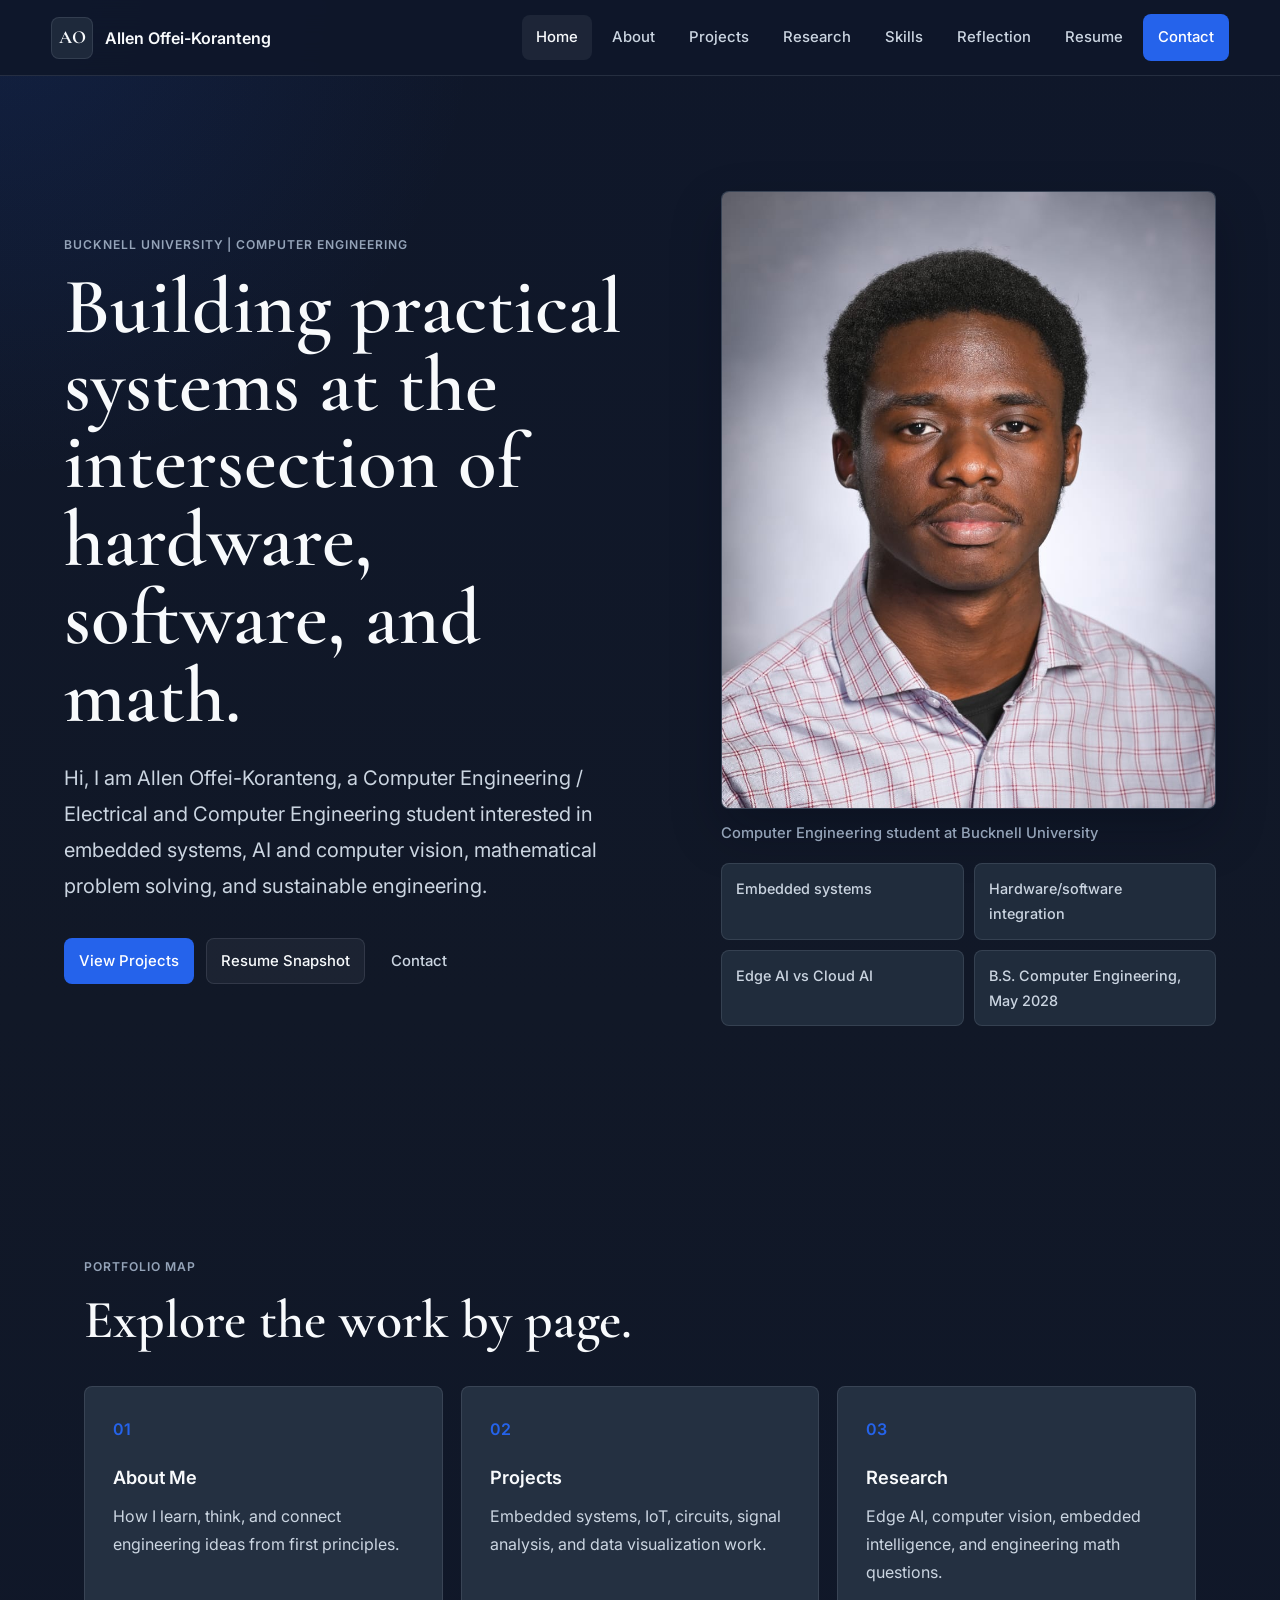
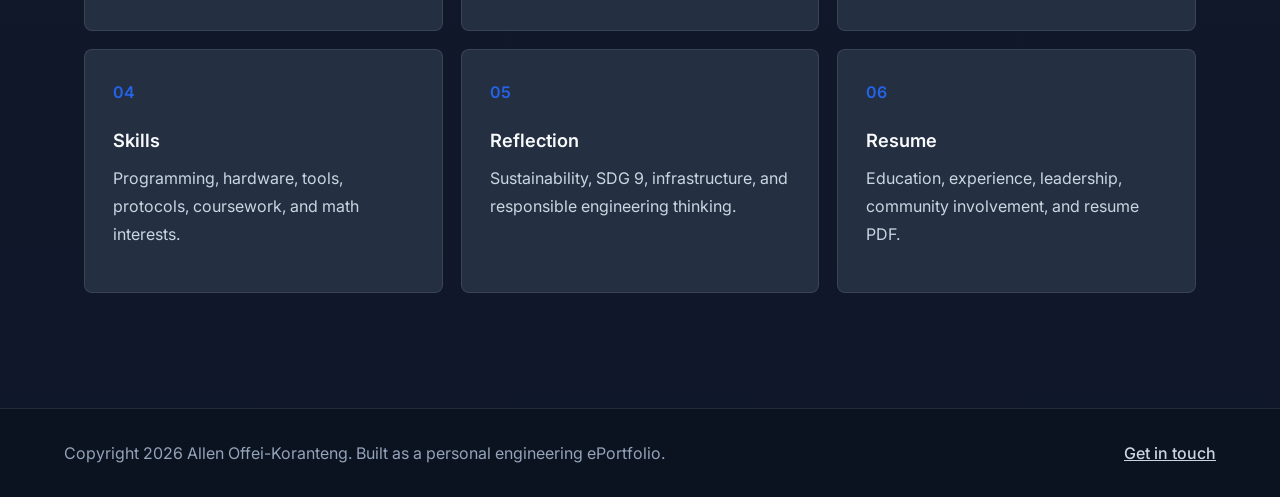
<file: index.html>
<!DOCTYPE html>
<html lang="en">
  <head>
    <meta charset="UTF-8" />
    <meta name="viewport" content="width=device-width, initial-scale=1.0" />
    <title>Allen Offei-Koranteng | Engineering ePortfolio</title>
    <meta
      name="description"
      content="Engineering ePortfolio for Allen Offei-Koranteng, a Bucknell University Computer Engineering student focused on embedded systems, AI, hardware/software integration, math, and sustainability."
    />
    <link rel="stylesheet" href="styles.css" />
  </head>
  <body>
    <header class="site-header">
      <a class="brand" href="index.html" aria-label="Allen Offei-Koranteng home">
        <span class="brand-mark">AO</span>
        <span>Allen Offei-Koranteng</span>
      </a>
      <button class="nav-toggle" type="button" aria-label="Open navigation menu" aria-expanded="false" aria-controls="site-nav">
        <span></span><span></span><span></span>
      </button>
      <nav class="site-nav" id="site-nav">
        <a class="active" href="index.html">Home</a>
        <a href="about.html">About</a>
        <a href="projects.html">Projects</a>
        <a href="research.html">Research</a>
        <a href="skills.html">Skills</a>
        <a href="reflection.html">Reflection</a>
        <a href="resume.html">Resume</a>
        <a class="nav-cta" href="contact.html">Contact</a>
      </nav>
    </header>

    <main>
      <section class="hero section-band">
        <div class="hero-copy">
          <p class="eyebrow">Bucknell University | Computer Engineering</p>
          <h1>Building practical systems at the intersection of hardware, software, and math.</h1>
          <p class="hero-lede">
            Hi, I am Allen Offei-Koranteng, a Computer Engineering / Electrical and Computer
            Engineering student interested in embedded systems, AI and computer vision,
            mathematical problem solving, and sustainable engineering.
          </p>
          <div class="hero-actions">
            <a class="button primary" href="projects.html">View Projects</a>
            <a class="button secondary" href="resume.html">Resume Snapshot</a>
            <a class="button ghost" href="contact.html">Contact</a>
          </div>
        </div>

        <aside class="engineering-panel" aria-label="Engineering focus summary">
          <figure class="home-photo-card">
            <img
              src="[data-uri]"
              alt="Headshot of Allen Offei-Koranteng"
            />
            <figcaption>Computer Engineering student at Bucknell University</figcaption>
          </figure>
          <div class="signal-list">
            <span>Embedded systems</span>
            <span>Hardware/software integration</span>
            <span>Edge AI vs Cloud AI</span>
            <span>B.S. Computer Engineering, May 2028</span>
          </div>
        </aside>
      </section>

      <section class="section">
        <div class="section-heading">
          <p class="eyebrow">Portfolio Map</p>
          <h2>Explore the work by page.</h2>
        </div>
        <div class="portal-grid">
          <a class="portal-card" href="about.html">
            <span>01</span>
            <h3>About Me</h3>
            <p>How I learn, think, and connect engineering ideas from first principles.</p>
          </a>
          <a class="portal-card" href="projects.html">
            <span>02</span>
            <h3>Projects</h3>
            <p>Embedded systems, IoT, circuits, signal analysis, and data visualization work.</p>
          </a>
          <a class="portal-card" href="research.html">
            <span>03</span>
            <h3>Research</h3>
            <p>Edge AI, computer vision, embedded intelligence, and engineering math questions.</p>
          </a>
          <a class="portal-card" href="skills.html">
            <span>04</span>
            <h3>Skills</h3>
            <p>Programming, hardware, tools, protocols, coursework, and math interests.</p>
          </a>
          <a class="portal-card" href="reflection.html">
            <span>05</span>
            <h3>Reflection</h3>
            <p>Sustainability, SDG 9, infrastructure, and responsible engineering thinking.</p>
          </a>
          <a class="portal-card" href="resume.html">
            <span>06</span>
            <h3>Resume</h3>
            <p>Education, experience, leadership, community involvement, and resume PDF.</p>
          </a>
        </div>
      </section>
    </main>

    <footer class="site-footer">
      <p>Copyright 2026 Allen Offei-Koranteng. Built as a personal engineering ePortfolio.</p>
      <a href="contact.html">Get in touch</a>
    </footer>

    <script src="script.js"></script>
  </body>
</html>
</file>
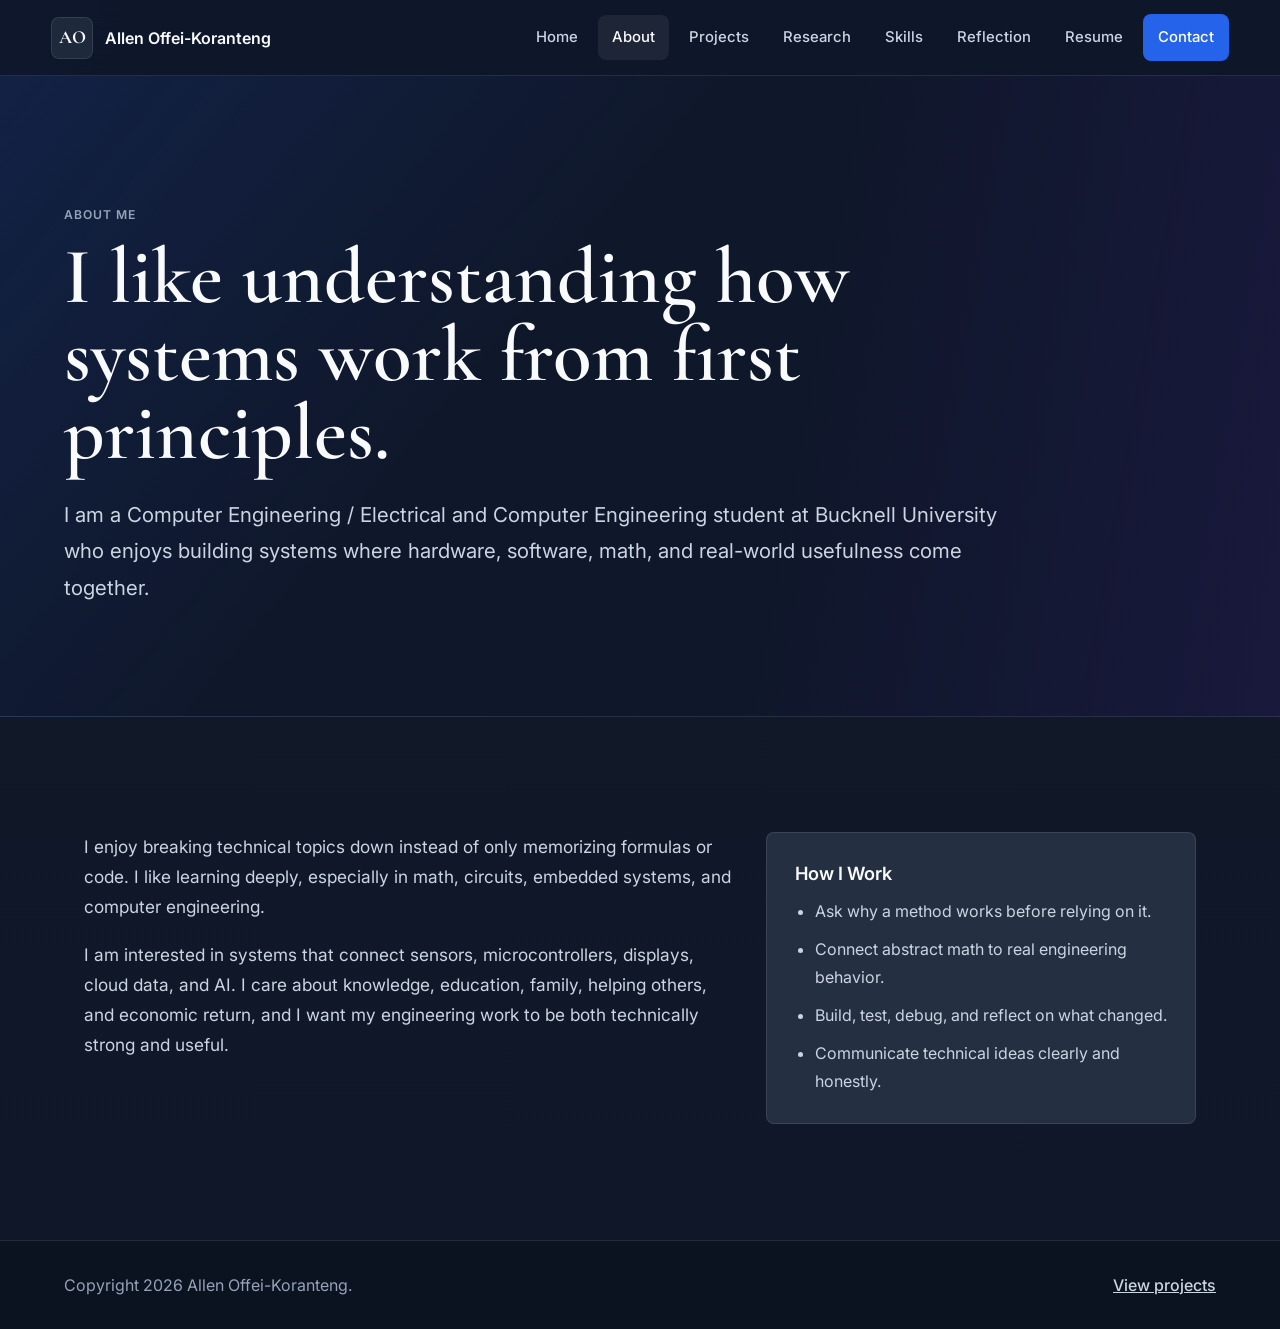
<file: about.html>
<!DOCTYPE html>
<html lang="en">
  <head>
    <meta charset="UTF-8" />
    <meta name="viewport" content="width=device-width, initial-scale=1.0" />
    <title>About | Allen Offei-Koranteng</title>
    <link rel="stylesheet" href="styles.css" />
  </head>
  <body>
    <header class="site-header">
      <a class="brand" href="index.html"><span class="brand-mark">AO</span><span>Allen Offei-Koranteng</span></a>
      <button class="nav-toggle" type="button" aria-label="Open navigation menu" aria-expanded="false" aria-controls="site-nav"><span></span><span></span><span></span></button>
      <nav class="site-nav" id="site-nav">
        <a href="index.html">Home</a><a class="active" href="about.html">About</a><a href="projects.html">Projects</a><a href="research.html">Research</a><a href="skills.html">Skills</a><a href="reflection.html">Reflection</a><a href="resume.html">Resume</a><a class="nav-cta" href="contact.html">Contact</a>
      </nav>
    </header>
    <main>
      <section class="page-hero">
        <p class="eyebrow">About Me</p>
        <h1>I like understanding how systems work from first principles.</h1>
        <p>I am a Computer Engineering / Electrical and Computer Engineering student at Bucknell University who enjoys building systems where hardware, software, math, and real-world usefulness come together.</p>
      </section>
      <section class="section">
        <div class="about-layout">
          <div class="about-copy">
            <p>I enjoy breaking technical topics down instead of only memorizing formulas or code. I like learning deeply, especially in math, circuits, embedded systems, and computer engineering.</p>
            <p>I am interested in systems that connect sensors, microcontrollers, displays, cloud data, and AI. I care about knowledge, education, family, helping others, and economic return, and I want my engineering work to be both technically strong and useful.</p>
          </div>
          <div class="principles">
            <h3>How I Work</h3>
            <ul>
              <li>Ask why a method works before relying on it.</li>
              <li>Connect abstract math to real engineering behavior.</li>
              <li>Build, test, debug, and reflect on what changed.</li>
              <li>Communicate technical ideas clearly and honestly.</li>
            </ul>
          </div>
        </div>
      </section>
    </main>
    <footer class="site-footer"><p>Copyright 2026 Allen Offei-Koranteng.</p><a href="projects.html">View projects</a></footer>
    <script src="script.js"></script>
  </body>
</html>
</file>
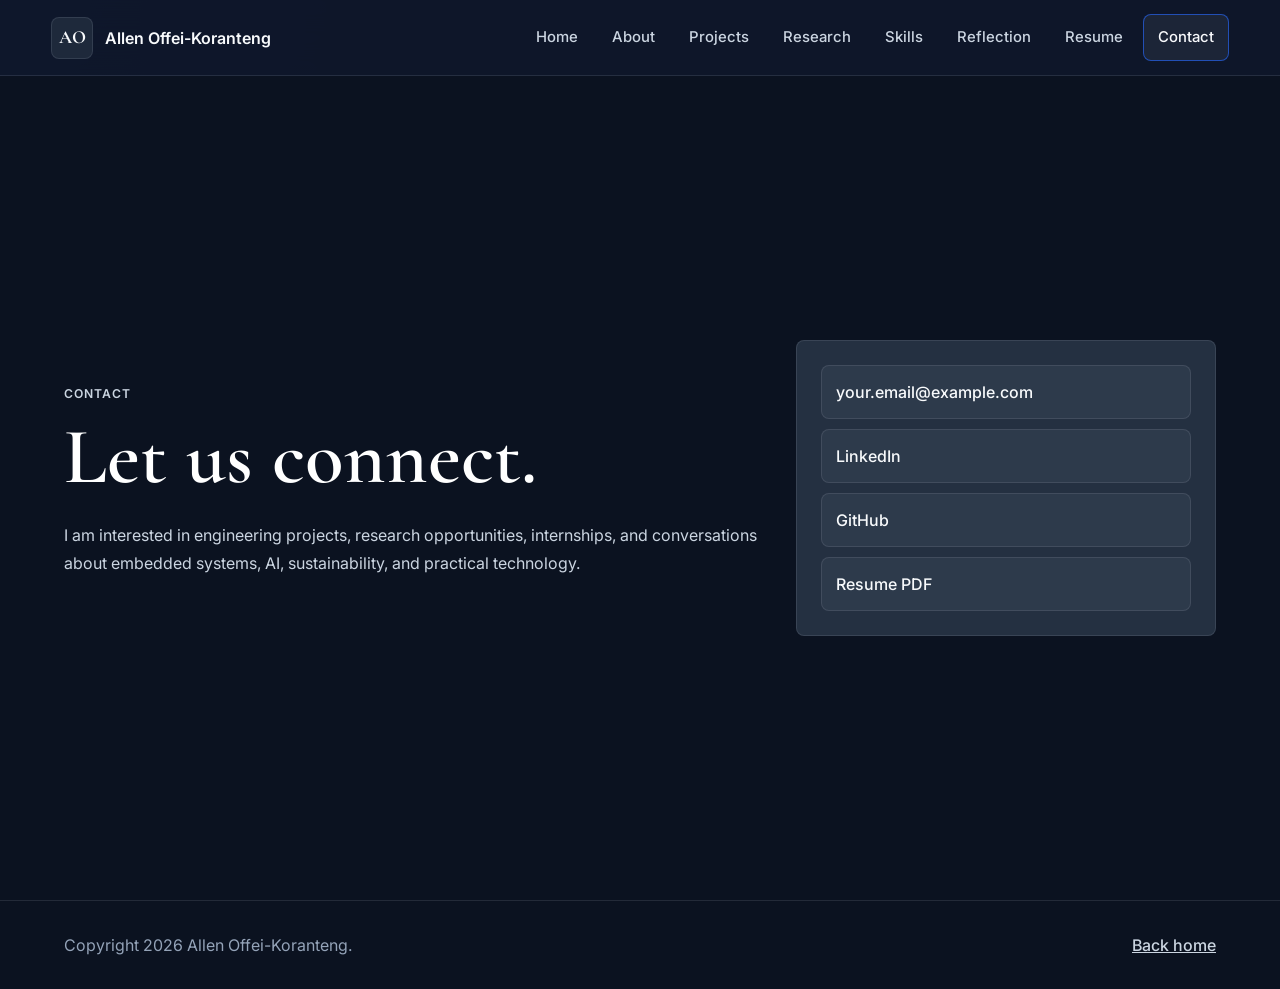
<file: contact.html>
<!DOCTYPE html>
<html lang="en">
  <head><meta charset="UTF-8" /><meta name="viewport" content="width=device-width, initial-scale=1.0" /><title>Contact | Allen Offei-Koranteng</title><link rel="stylesheet" href="styles.css" /></head>
  <body>
    <header class="site-header"><a class="brand" href="index.html"><span class="brand-mark">AO</span><span>Allen Offei-Koranteng</span></a><button class="nav-toggle" type="button" aria-label="Open navigation menu" aria-expanded="false" aria-controls="site-nav"><span></span><span></span><span></span></button><nav class="site-nav" id="site-nav"><a href="index.html">Home</a><a href="about.html">About</a><a href="projects.html">Projects</a><a href="research.html">Research</a><a href="skills.html">Skills</a><a href="reflection.html">Reflection</a><a href="resume.html">Resume</a><a class="nav-cta active" href="contact.html">Contact</a></nav></header>
    <main><section class="contact-section contact-page"><div><p class="eyebrow">Contact</p><h1>Let us connect.</h1><p>I am interested in engineering projects, research opportunities, internships, and conversations about embedded systems, AI, sustainability, and practical technology.</p></div><div class="contact-links"><a href="mailto:your.email@example.com">your.email@example.com</a><a href="https://www.linkedin.com/in/allen-offei-koranteng-84b84a323" target="_blank" rel="noreferrer">LinkedIn</a><a href="https://github.com/arok001-ux" target="_blank" rel="noreferrer">GitHub</a><a href="assets/Allen-Offei-Koranteng-Resume.pdf" target="_blank" data-resume-link>Resume PDF</a></div></section></main>
    <footer class="site-footer"><p>Copyright 2026 Allen Offei-Koranteng.</p><a href="index.html">Back home</a></footer><script src="script.js"></script>
  </body>
</html>
</file>
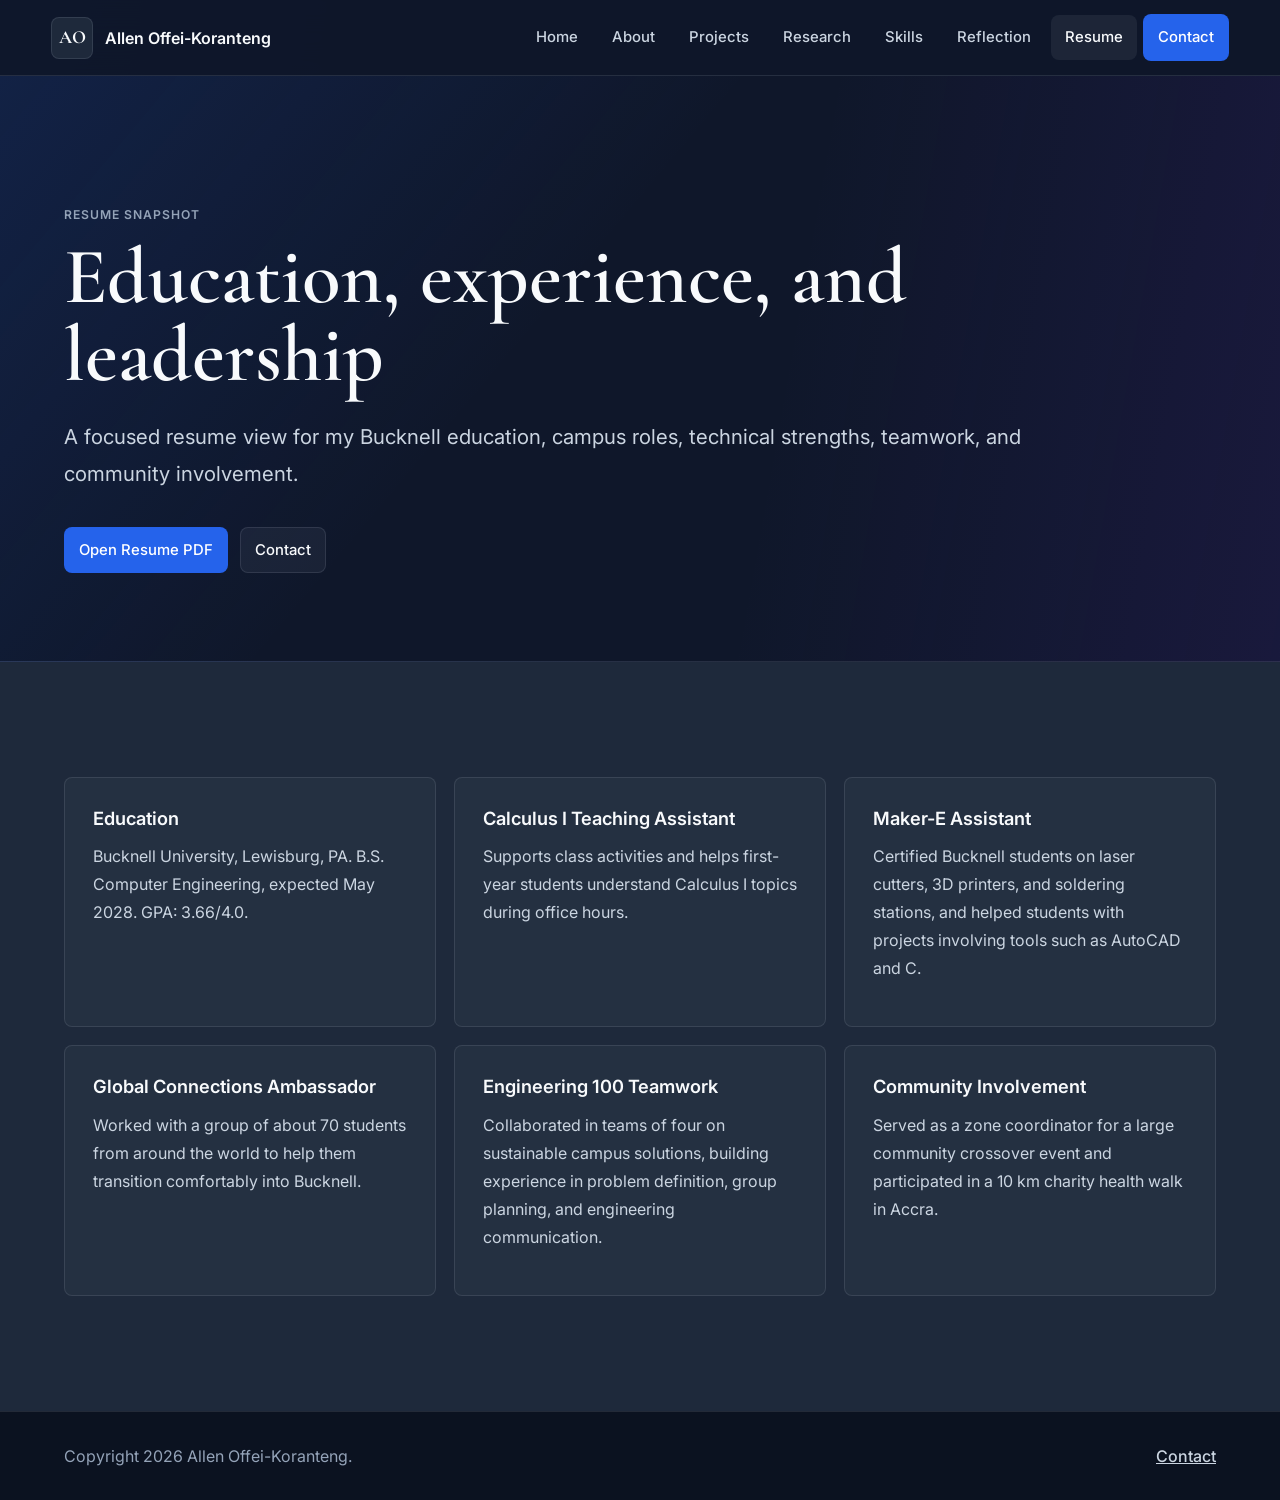
<file: resume.html>
<!DOCTYPE html>
<html lang="en">
  <head><meta charset="UTF-8" /><meta name="viewport" content="width=device-width, initial-scale=1.0" /><title>Resume | Allen Offei-Koranteng</title><link rel="stylesheet" href="styles.css" /></head>
  <body>
    <header class="site-header"><a class="brand" href="index.html"><span class="brand-mark">AO</span><span>Allen Offei-Koranteng</span></a><button class="nav-toggle" type="button" aria-label="Open navigation menu" aria-expanded="false" aria-controls="site-nav"><span></span><span></span><span></span></button><nav class="site-nav" id="site-nav"><a href="index.html">Home</a><a href="about.html">About</a><a href="projects.html">Projects</a><a href="research.html">Research</a><a href="skills.html">Skills</a><a href="reflection.html">Reflection</a><a class="active" href="resume.html">Resume</a><a class="nav-cta" href="contact.html">Contact</a></nav></header>
    <main><section class="page-hero"><p class="eyebrow">Resume Snapshot</p><h1>Education, experience, and leadership</h1><p>A focused resume view for my Bucknell education, campus roles, technical strengths, teamwork, and community involvement.</p><div class="hero-actions"><a class="button primary" href="assets/Allen-Offei-Koranteng-Resume.pdf" target="_blank" data-resume-link>Open Resume PDF</a><a class="button secondary" href="contact.html">Contact</a></div></section><section class="section muted"><div class="resume-grid"><article><h3>Education</h3><p>Bucknell University, Lewisburg, PA. B.S. Computer Engineering, expected May 2028. GPA: 3.66/4.0.</p></article><article><h3>Calculus I Teaching Assistant</h3><p>Supports class activities and helps first-year students understand Calculus I topics during office hours.</p></article><article><h3>Maker-E Assistant</h3><p>Certified Bucknell students on laser cutters, 3D printers, and soldering stations, and helped students with projects involving tools such as AutoCAD and C.</p></article><article><h3>Global Connections Ambassador</h3><p>Worked with a group of about 70 students from around the world to help them transition comfortably into Bucknell.</p></article><article><h3>Engineering 100 Teamwork</h3><p>Collaborated in teams of four on sustainable campus solutions, building experience in problem definition, group planning, and engineering communication.</p></article><article><h3>Community Involvement</h3><p>Served as a zone coordinator for a large community crossover event and participated in a 10 km charity health walk in Accra.</p></article></div></section></main>
    <footer class="site-footer"><p>Copyright 2026 Allen Offei-Koranteng.</p><a href="contact.html">Contact</a></footer><script src="script.js"></script>
  </body>
</html>
</file>
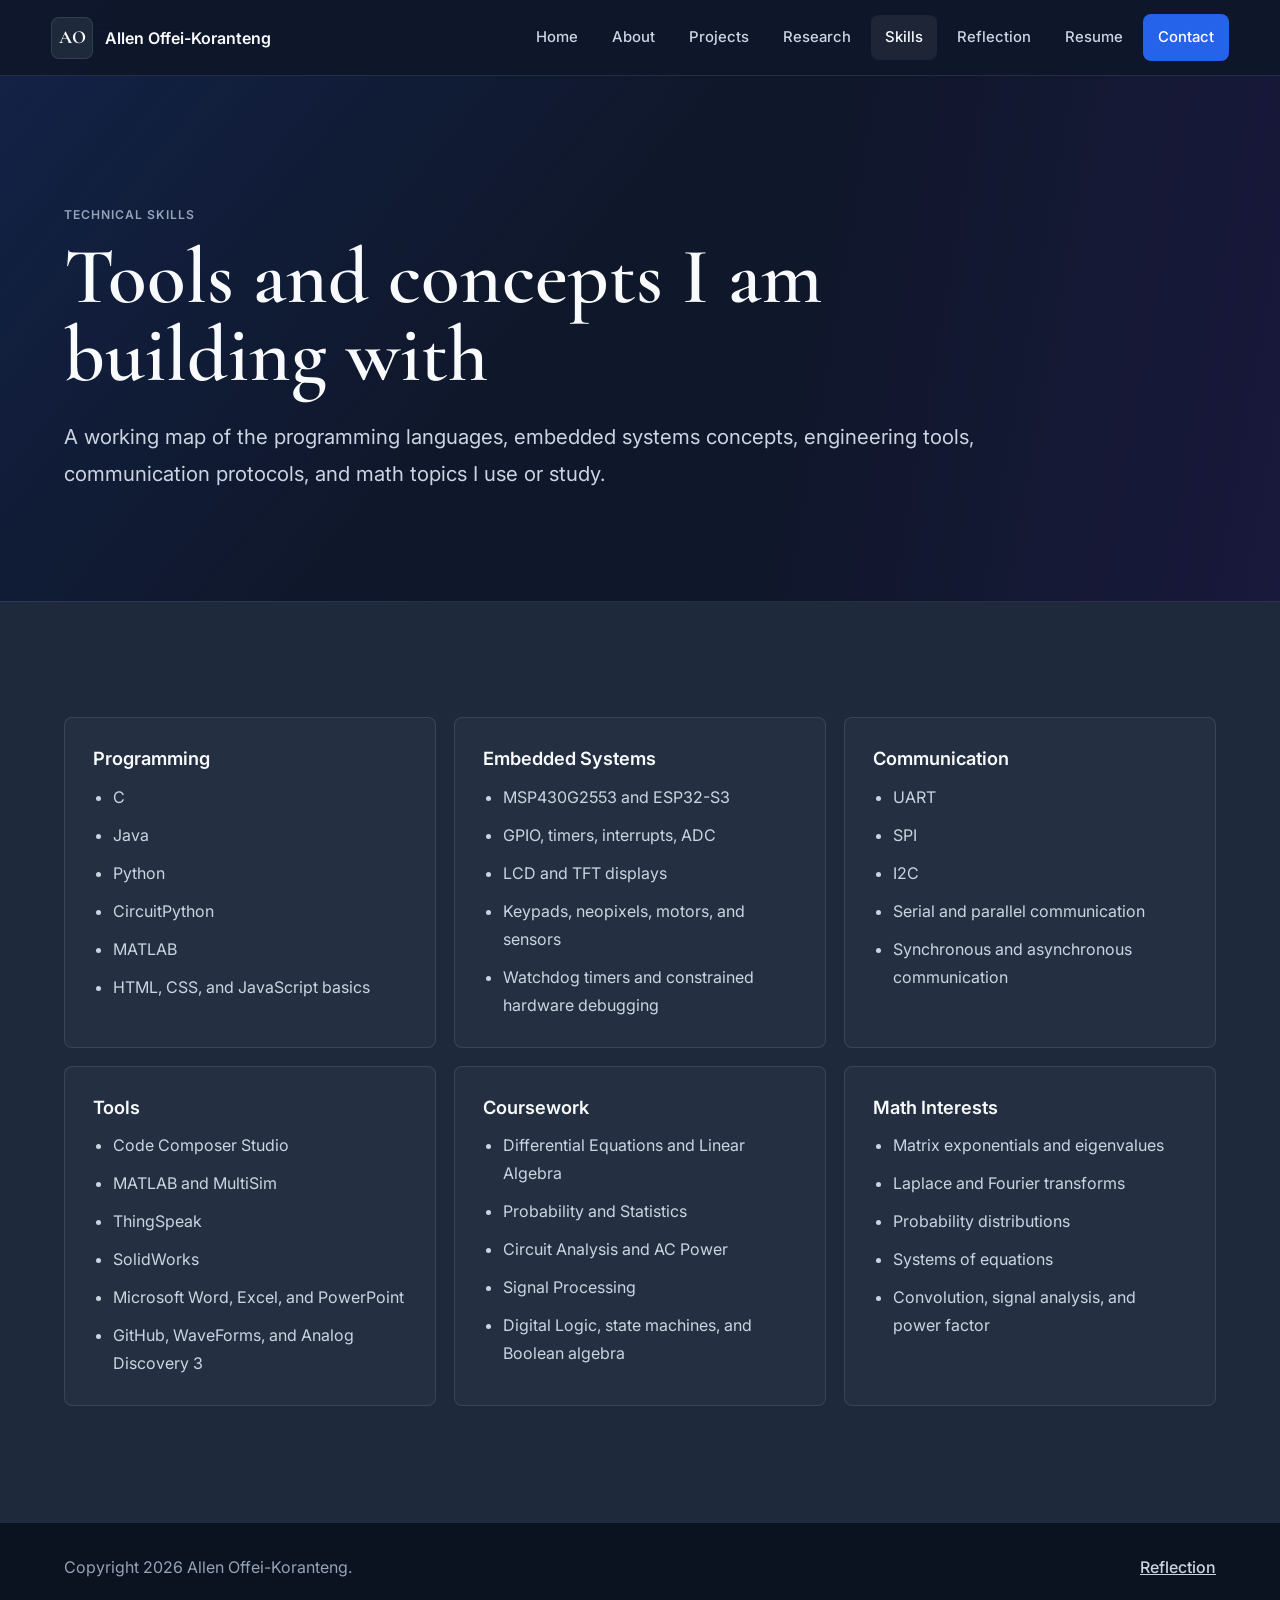
<file: skills.html>
<!DOCTYPE html>
<html lang="en">
  <head><meta charset="UTF-8" /><meta name="viewport" content="width=device-width, initial-scale=1.0" /><title>Skills | Allen Offei-Koranteng</title><link rel="stylesheet" href="styles.css" /></head>
  <body>
    <header class="site-header"><a class="brand" href="index.html"><span class="brand-mark">AO</span><span>Allen Offei-Koranteng</span></a><button class="nav-toggle" type="button" aria-label="Open navigation menu" aria-expanded="false" aria-controls="site-nav"><span></span><span></span><span></span></button><nav class="site-nav" id="site-nav"><a href="index.html">Home</a><a href="about.html">About</a><a href="projects.html">Projects</a><a href="research.html">Research</a><a class="active" href="skills.html">Skills</a><a href="reflection.html">Reflection</a><a href="resume.html">Resume</a><a class="nav-cta" href="contact.html">Contact</a></nav></header>
    <main><section class="page-hero"><p class="eyebrow">Technical Skills</p><h1>Tools and concepts I am building with</h1><p>A working map of the programming languages, embedded systems concepts, engineering tools, communication protocols, and math topics I use or study.</p></section><section class="section muted"><div class="skills-layout"><div class="skill-group"><h3>Programming</h3><ul><li>C</li><li>Java</li><li>Python</li><li>CircuitPython</li><li>MATLAB</li><li>HTML, CSS, and JavaScript basics</li></ul></div><div class="skill-group"><h3>Embedded Systems</h3><ul><li>MSP430G2553 and ESP32-S3</li><li>GPIO, timers, interrupts, ADC</li><li>LCD and TFT displays</li><li>Keypads, neopixels, motors, and sensors</li><li>Watchdog timers and constrained hardware debugging</li></ul></div><div class="skill-group"><h3>Communication</h3><ul><li>UART</li><li>SPI</li><li>I2C</li><li>Serial and parallel communication</li><li>Synchronous and asynchronous communication</li></ul></div><div class="skill-group"><h3>Tools</h3><ul><li>Code Composer Studio</li><li>MATLAB and MultiSim</li><li>ThingSpeak</li><li>SolidWorks</li><li>Microsoft Word, Excel, and PowerPoint</li><li>GitHub, WaveForms, and Analog Discovery 3</li></ul></div><div class="skill-group"><h3>Coursework</h3><ul><li>Differential Equations and Linear Algebra</li><li>Probability and Statistics</li><li>Circuit Analysis and AC Power</li><li>Signal Processing</li><li>Digital Logic, state machines, and Boolean algebra</li></ul></div><div class="skill-group"><h3>Math Interests</h3><ul><li>Matrix exponentials and eigenvalues</li><li>Laplace and Fourier transforms</li><li>Probability distributions</li><li>Systems of equations</li><li>Convolution, signal analysis, and power factor</li></ul></div></div></section></main>
    <footer class="site-footer"><p>Copyright 2026 Allen Offei-Koranteng.</p><a href="reflection.html">Reflection</a></footer><script src="script.js"></script>
  </body>
</html>
</file>
<file: styles.css>
@import url("https://fonts.googleapis.com/css2?family=Cormorant+Garamond:wght@500;600;700&family=Inter:wght@400;500;600;700&display=swap");

:root {
  --ink: #f8fafc;
  --muted-ink: #cbd5e1;
  --quiet-ink: #94a3b8;
  --paper: #0f172a;
  --surface: #243041;
  --surface-strong: #1e293b;
  --mist: rgba(203, 213, 225, 0.08);
  --line: rgba(203, 213, 225, 0.12);
  --accent: #2563eb;
  --accent-dark: #1d4ed8;
  --green: #059669;
  --purple: #6d28d9;
  --blue: #2563eb;
  --gold: #059669;
  --coral: #6d28d9;
  --shadow: 0 22px 50px rgba(2, 6, 23, 0.28);
}

* {
  box-sizing: border-box;
}

html {
  scroll-behavior: smooth;
}

body {
  margin: 0;
  color: var(--ink);
  background:
    radial-gradient(circle at top left, rgba(37, 99, 235, 0.12), transparent 30rem),
    linear-gradient(180deg, #0f172a 0%, #111827 48%, #0f172a 100%);
  font-family: "Inter", system-ui, -apple-system, BlinkMacSystemFont, "Segoe UI", sans-serif;
  font-size: 16px;
  line-height: 1.75;
}

img {
  display: block;
  max-width: 100%;
}

a {
  color: inherit;
}

.site-header {
  position: sticky;
  top: 0;
  z-index: 10;
  display: flex;
  align-items: center;
  justify-content: space-between;
  gap: 22px;
  min-height: 76px;
  padding: 14px clamp(18px, 4vw, 64px);
  border-bottom: 1px solid var(--line);
  background: rgba(15, 23, 42, 0.9);
  backdrop-filter: blur(18px);
}

.brand {
  display: inline-flex;
  align-items: center;
  gap: 12px;
  color: var(--ink);
  font-weight: 600;
  letter-spacing: 0;
  text-decoration: none;
  white-space: nowrap;
}

.brand-mark {
  display: grid;
  width: 42px;
  height: 42px;
  place-items: center;
  border: 1px solid var(--line);
  border-radius: 8px;
  background: var(--surface-strong);
  color: var(--ink);
  font-family: "Cormorant Garamond", Georgia, serif;
  font-size: 1.15rem;
  font-weight: 700;
}

.site-nav {
  display: flex;
  align-items: center;
  justify-content: flex-end;
  gap: 6px;
  flex-wrap: wrap;
}

.site-nav a,
.button {
  min-height: 42px;
  padding: 9px 14px;
  border-radius: 8px;
  color: var(--muted-ink);
  font-weight: 500;
  font-size: 0.93rem;
  text-decoration: none;
  transition: background 180ms ease, border-color 180ms ease, color 180ms ease, transform 180ms ease;
}

.site-nav a:hover,
.site-nav a.active {
  background: var(--mist);
  color: var(--ink);
}

.site-nav .nav-cta,
.button.primary {
  border: 1px solid rgba(37, 99, 235, 0.7);
  background: var(--accent);
  color: white;
}

.site-nav .nav-cta:hover,
.button.primary:hover {
  background: var(--accent-dark);
}

.button.secondary {
  border: 1px solid var(--line);
  background: rgba(203, 213, 225, 0.06);
  color: var(--ink);
}

.button.ghost {
  color: var(--muted-ink);
}

.button:hover {
  transform: translateY(-1px);
}

.nav-toggle {
  display: none;
  width: 44px;
  height: 44px;
  flex: 0 0 auto;
  border: 1px solid var(--line);
  border-radius: 8px;
  background: var(--surface-strong);
}

.nav-toggle span {
  display: block;
  width: 18px;
  height: 2px;
  margin: 4px auto;
  background: var(--ink);
}

.section-band,
.section,
.contact-section {
  padding: clamp(74px, 9vw, 124px) clamp(20px, 5vw, 72px);
}

.hero {
  display: grid;
  grid-template-columns: minmax(0, 1.08fr) minmax(320px, 0.92fr);
  align-items: center;
  gap: clamp(42px, 6vw, 90px);
  min-height: calc(100vh - 76px);
}

.eyebrow,
.project-type {
  margin: 0 0 14px;
  color: var(--quiet-ink);
  font-size: 0.76rem;
  font-weight: 600;
  letter-spacing: 0.08em;
  text-transform: uppercase;
}

h1,
h2,
h3,
p {
  margin-top: 0;
}

h1,
h2 {
  font-family: "Cormorant Garamond", Georgia, serif;
  font-weight: 600;
  letter-spacing: 0;
}

h1 {
  max-width: 940px;
  margin-bottom: 24px;
  font-size: clamp(3.4rem, 6.2vw, 6.8rem);
  line-height: 0.98;
}

h2 {
  max-width: 840px;
  margin-bottom: 22px;
  font-size: clamp(2.35rem, 4.2vw, 4.45rem);
  line-height: 1.05;
}

h3 {
  margin-bottom: 12px;
  color: var(--ink);
  font-size: 1.14rem;
  font-weight: 600;
  line-height: 1.35;
}

.hero-lede {
  max-width: 780px;
  color: var(--muted-ink);
  font-size: clamp(1.06rem, 1.6vw, 1.25rem);
  line-height: 1.8;
}

.hero-actions {
  display: flex;
  flex-wrap: wrap;
  gap: 12px;
  margin-top: 34px;
}

.button {
  display: inline-flex;
  align-items: center;
  justify-content: center;
}

.engineering-panel {
  margin: 0;
}

.engineering-panel img,
.circuit-visual {
  width: 100%;
  border: 1px solid var(--line);
  border-radius: 8px;
  background: var(--surface);
  box-shadow: var(--shadow);
}

.home-photo-card {
  margin: 0;
}

.home-photo-card img {
  width: 100%;
  aspect-ratio: 4 / 5;
  object-fit: cover;
  object-position: 50% 22%;
}

.home-photo-card figcaption {
  margin-top: 12px;
  color: var(--quiet-ink);
  font-size: 0.92rem;
  font-weight: 500;
}

.circuit-visual {
  position: relative;
  min-height: 430px;
  overflow: hidden;
  background:
    linear-gradient(90deg, rgba(203, 213, 225, 0.05) 1px, transparent 1px),
    linear-gradient(0deg, rgba(203, 213, 225, 0.05) 1px, transparent 1px),
    radial-gradient(circle at 22% 24%, rgba(37, 99, 235, 0.16), transparent 24rem),
    #1e293b;
  background-size: 34px 34px, 34px 34px, auto, auto;
}

.chip {
  position: absolute;
  top: 50%;
  left: 50%;
  display: grid;
  width: 146px;
  height: 146px;
  place-items: center;
  border: 1px solid var(--line);
  border-radius: 8px;
  background: #0f172a;
  color: white;
  font-family: "Cormorant Garamond", Georgia, serif;
  font-size: 2.5rem;
  font-weight: 700;
  transform: translate(-50%, -50%);
}

.trace,
.node {
  position: absolute;
  display: block;
  background: var(--accent);
}

.trace {
  height: 4px;
  border-radius: 999px;
}

.trace-a {
  top: 36%;
  left: 10%;
  width: 38%;
}

.trace-b {
  top: 60%;
  right: 10%;
  width: 42%;
  background: var(--green);
}

.trace-c {
  top: 25%;
  right: 14%;
  width: 28%;
  background: var(--purple);
  transform: rotate(90deg);
  transform-origin: right center;
}

.node {
  width: 18px;
  height: 18px;
  border: 3px solid var(--surface-strong);
  border-radius: 50%;
}

.node-a {
  top: 33%;
  left: 9%;
}

.node-b {
  right: 8%;
  bottom: 37%;
  background: var(--green);
}

.node-c {
  top: 16%;
  right: 13%;
  background: var(--purple);
}

.signal-list {
  display: grid;
  grid-template-columns: repeat(2, minmax(0, 1fr));
  gap: 10px;
  margin-top: 16px;
}

.signal-list span {
  min-height: 48px;
  padding: 12px 14px;
  border: 1px solid var(--line);
  border-radius: 8px;
  background: rgba(36, 48, 65, 0.86);
  color: var(--muted-ink);
  font-size: 0.9rem;
  font-weight: 500;
}

.section {
  max-width: 1240px;
  margin: 0 auto;
}

.page-hero {
  padding: clamp(82px, 10vw, 138px) clamp(20px, 5vw, 72px) clamp(52px, 7vw, 88px);
  border-bottom: 1px solid var(--line);
  background:
    linear-gradient(130deg, rgba(37, 99, 235, 0.14), transparent 36rem),
    linear-gradient(280deg, rgba(109, 40, 217, 0.1), transparent 34rem),
    var(--paper);
}

.page-hero h1,
.page-hero p {
  max-width: 960px;
}

.page-hero > p:not(.eyebrow) {
  color: var(--muted-ink);
  font-size: clamp(1.06rem, 1.7vw, 1.28rem);
  line-height: 1.8;
}

.portal-grid {
  display: grid;
  grid-template-columns: repeat(3, minmax(0, 1fr));
  gap: 18px;
}

.portal-card {
  min-height: 228px;
  padding: 28px;
  border: 1px solid var(--line);
  border-radius: 8px;
  background: var(--surface);
  color: inherit;
  text-decoration: none;
  transition: transform 180ms ease, box-shadow 180ms ease, border-color 180ms ease;
}

.portal-card:hover {
  border-color: rgba(37, 99, 235, 0.35);
  box-shadow: var(--shadow);
  transform: translateY(-3px);
}

.portal-card span {
  display: inline-flex;
  margin-bottom: 22px;
  color: var(--accent);
  font-weight: 600;
}

.portal-card p {
  color: var(--muted-ink);
}

.muted {
  max-width: none;
  background: var(--surface-strong);
}

.muted > .section-heading,
.muted > .project-grid,
.muted > .skills-layout,
.muted > .resume-grid {
  max-width: 1240px;
  margin-right: auto;
  margin-left: auto;
}

.section-heading {
  margin-bottom: 38px;
}

.about-layout {
  display: grid;
  grid-template-columns: minmax(0, 1fr) minmax(300px, 430px);
  gap: 34px;
}

.about-copy p,
.reflection-layout p {
  color: var(--muted-ink);
  font-size: 1.08rem;
}

.principles,
.research-card,
.skill-group,
.resume-grid article,
.contact-links {
  border: 1px solid var(--line);
  border-radius: 8px;
  background: var(--surface);
}

.principles {
  padding: 28px;
}

.principles ul,
.skill-group ul {
  display: grid;
  gap: 10px;
  margin: 0;
  padding-left: 20px;
}

.principles li,
.skill-group li,
.research-card p,
.resume-grid p,
.project-body p,
.project-detail span {
  color: var(--muted-ink);
}

.project-grid {
  display: grid;
  grid-template-columns: repeat(3, minmax(0, 1fr));
  gap: 18px;
}

.project-card {
  overflow: hidden;
  border: 1px solid var(--line);
  border-radius: 8px;
  background: var(--surface);
  transition: transform 180ms ease, box-shadow 180ms ease, border-color 180ms ease;
}

.project-card:hover {
  border-color: rgba(203, 213, 225, 0.22);
  box-shadow: var(--shadow);
  transform: translateY(-3px);
}

.project-card.featured {
  grid-column: span 3;
  display: grid;
  grid-template-columns: minmax(260px, 0.8fr) minmax(0, 1.2fr);
}

.project-image {
  position: relative;
  overflow: hidden;
  margin: 0;
  min-height: 190px;
  background-color: var(--accent);
  background-image:
    linear-gradient(135deg, rgba(255, 255, 255, 0.1), transparent 45%),
    radial-gradient(circle at 78% 22%, rgba(255, 255, 255, 0.26) 0 10%, transparent 11%),
    radial-gradient(circle at 20% 75%, rgba(255, 255, 255, 0.18) 0 13%, transparent 14%);
}

.project-card.featured .project-image {
  min-height: 100%;
}

.project-photo img {
  position: absolute;
  inset: 0;
  width: 100%;
  height: 100%;
  object-fit: cover;
}

.project-photo::after {
  position: absolute;
  inset: 0;
  content: "";
  background: linear-gradient(180deg, rgba(15, 23, 42, 0.08), rgba(15, 23, 42, 0.48));
}

.project-image span {
  position: absolute;
  z-index: 1;
  right: 18px;
  bottom: 18px;
  padding: 8px 11px;
  border: 1px solid var(--line);
  border-radius: 8px;
  background: rgba(15, 23, 42, 0.82);
  color: white;
  font-size: 0.82rem;
  font-weight: 600;
}

.project-one {
  background-color: var(--accent);
}

.project-two {
  background-color: #1d4ed8;
}

.project-three {
  background-color: var(--purple);
}

.project-four {
  background-color: var(--green);
}

.project-five {
  background-color: #334155;
}

.project-six {
  background-color: #0f766e;
}

.project-body {
  padding: 28px;
}

.project-detail {
  display: grid;
  gap: 3px;
  margin: 16px 0;
}

.project-detail strong {
  color: var(--ink);
  font-weight: 600;
}

.project-media-grid {
  display: grid;
  grid-template-columns: repeat(2, minmax(0, 1fr));
  gap: 14px;
  margin: 20px 0 4px;
}

.project-media-grid.single {
  grid-template-columns: minmax(0, 1fr);
}

.project-video {
  margin: 0;
  overflow: hidden;
  border: 1px solid var(--line);
  border-radius: 8px;
  background: var(--deep);
}

.project-video video,
.project-video iframe,
.project-video img {
  display: block;
  width: 100%;
  border: 0;
  aspect-ratio: 16 / 9;
  object-fit: cover;
  background: var(--deep);
}

.project-video figcaption {
  padding: 10px 12px;
  color: var(--quiet-ink);
  font-size: 0.82rem;
  font-weight: 500;
  line-height: 1.35;
}

.tag-list {
  display: flex;
  flex-wrap: wrap;
  gap: 8px;
  margin: 20px 0 0;
  padding: 0;
  list-style: none;
}

.tag-list li {
  padding: 7px 10px;
  border: 1px solid var(--line);
  border-radius: 8px;
  background: rgba(203, 213, 225, 0.06);
  color: var(--muted-ink);
  font-size: 0.8rem;
  font-weight: 500;
}

.research-layout,
.skills-layout,
.resume-grid {
  display: grid;
  grid-template-columns: repeat(3, minmax(0, 1fr));
  gap: 18px;
}

.research-card,
.skill-group,
.resume-grid article {
  padding: 28px;
}

.reflection-layout {
  display: grid;
  grid-template-columns: repeat(2, minmax(0, 1fr));
  gap: 30px;
}

.research-media {
  margin: 0;
  overflow: hidden;
  align-self: start;
  border: 1px solid var(--line);
  border-radius: 8px;
  background: var(--surface);
}

.research-media img {
  display: block;
  width: 100%;
  aspect-ratio: 4 / 3;
  object-fit: cover;
}

.research-media figcaption {
  padding: 12px 14px;
  color: var(--quiet-ink);
  font-size: 0.86rem;
  line-height: 1.4;
}

.reflection-photo {
  max-width: 900px;
  margin: 0;
  overflow: hidden;
  border: 1px solid var(--line);
  border-radius: 8px;
  background: var(--surface);
}

.reflection-photo img {
  display: block;
  width: 100%;
  aspect-ratio: 16 / 10;
  object-fit: cover;
}

.reflection-photo figcaption {
  padding: 14px 16px;
  color: var(--quiet-ink);
  font-size: 0.9rem;
  line-height: 1.45;
}

.contact-section {
  display: grid;
  grid-template-columns: minmax(0, 1fr) minmax(280px, 420px);
  gap: 34px;
  align-items: center;
  background: #0b1220;
  color: white;
}

.contact-page {
  min-height: calc(100vh - 76px);
}

.contact-section .eyebrow,
.contact-section p {
  color: var(--muted-ink);
}

.contact-links {
  display: grid;
  gap: 10px;
  padding: 24px;
  background: var(--surface);
}

.contact-links a {
  min-height: 48px;
  padding: 12px 14px;
  border: 1px solid var(--line);
  border-radius: 8px;
  background: rgba(203, 213, 225, 0.06);
  color: var(--ink);
  font-weight: 500;
  text-decoration: none;
  overflow-wrap: anywhere;
  transition: border-color 180ms ease, background 180ms ease;
}

.contact-links a:hover {
  border-color: rgba(37, 99, 235, 0.5);
  background: rgba(37, 99, 235, 0.14);
}

.site-footer {
  display: flex;
  justify-content: space-between;
  gap: 18px;
  padding: 30px clamp(20px, 5vw, 72px);
  border-top: 1px solid var(--line);
  color: var(--quiet-ink);
  background: #0b1220;
}

.site-footer p {
  margin: 0;
}

.site-footer a {
  color: var(--muted-ink);
  font-weight: 500;
}

@keyframes calmReveal {
  from {
    opacity: 0;
    transform: translateY(8px);
  }
  to {
    opacity: 1;
    transform: translateY(0);
  }
}

main > section {
  animation: calmReveal 420ms ease both;
}

@media (max-width: 1060px) {
  .hero,
  .about-layout,
  .contact-section {
    grid-template-columns: 1fr;
  }

  .project-card.featured {
    grid-column: span 3;
    grid-template-columns: 1fr;
  }

  .project-card.featured .project-image {
    min-height: 220px;
  }

  .research-layout,
  .skills-layout,
  .resume-grid,
  .portal-grid {
    grid-template-columns: repeat(2, minmax(0, 1fr));
  }
}

@media (max-width: 820px) {
  .project-media-grid {
    grid-template-columns: 1fr;
  }

  .brand span:last-child {
    white-space: normal;
  }

  .nav-toggle {
    display: block;
  }

  .site-nav {
    position: absolute;
    top: 76px;
    right: 20px;
    left: 20px;
    display: none;
    flex-direction: column;
    align-items: stretch;
    padding: 12px;
    border: 1px solid var(--line);
    border-radius: 8px;
    background: var(--surface-strong);
    box-shadow: var(--shadow);
  }

  .site-nav.is-open {
    display: flex;
  }

  .site-nav a {
    border-radius: 8px;
  }

  .hero {
    min-height: auto;
  }

  h1 {
    font-size: clamp(2.85rem, 12vw, 4.35rem);
  }

  .project-grid,
  .research-layout,
  .skills-layout,
  .resume-grid,
  .reflection-layout,
  .signal-list,
  .portal-grid {
    grid-template-columns: 1fr;
  }

  .project-card.featured {
    grid-column: span 1;
  }

  .site-footer {
    flex-direction: column;
  }
}

@media (max-width: 520px) {
  .site-header {
    padding-right: 16px;
    padding-left: 16px;
  }

  .brand {
    min-width: 0;
    white-space: normal;
  }

  .brand-mark {
    flex: 0 0 auto;
  }

  .hero-actions {
    align-items: stretch;
    flex-direction: column;
  }

  .button {
    width: 100%;
  }
}
</file>
